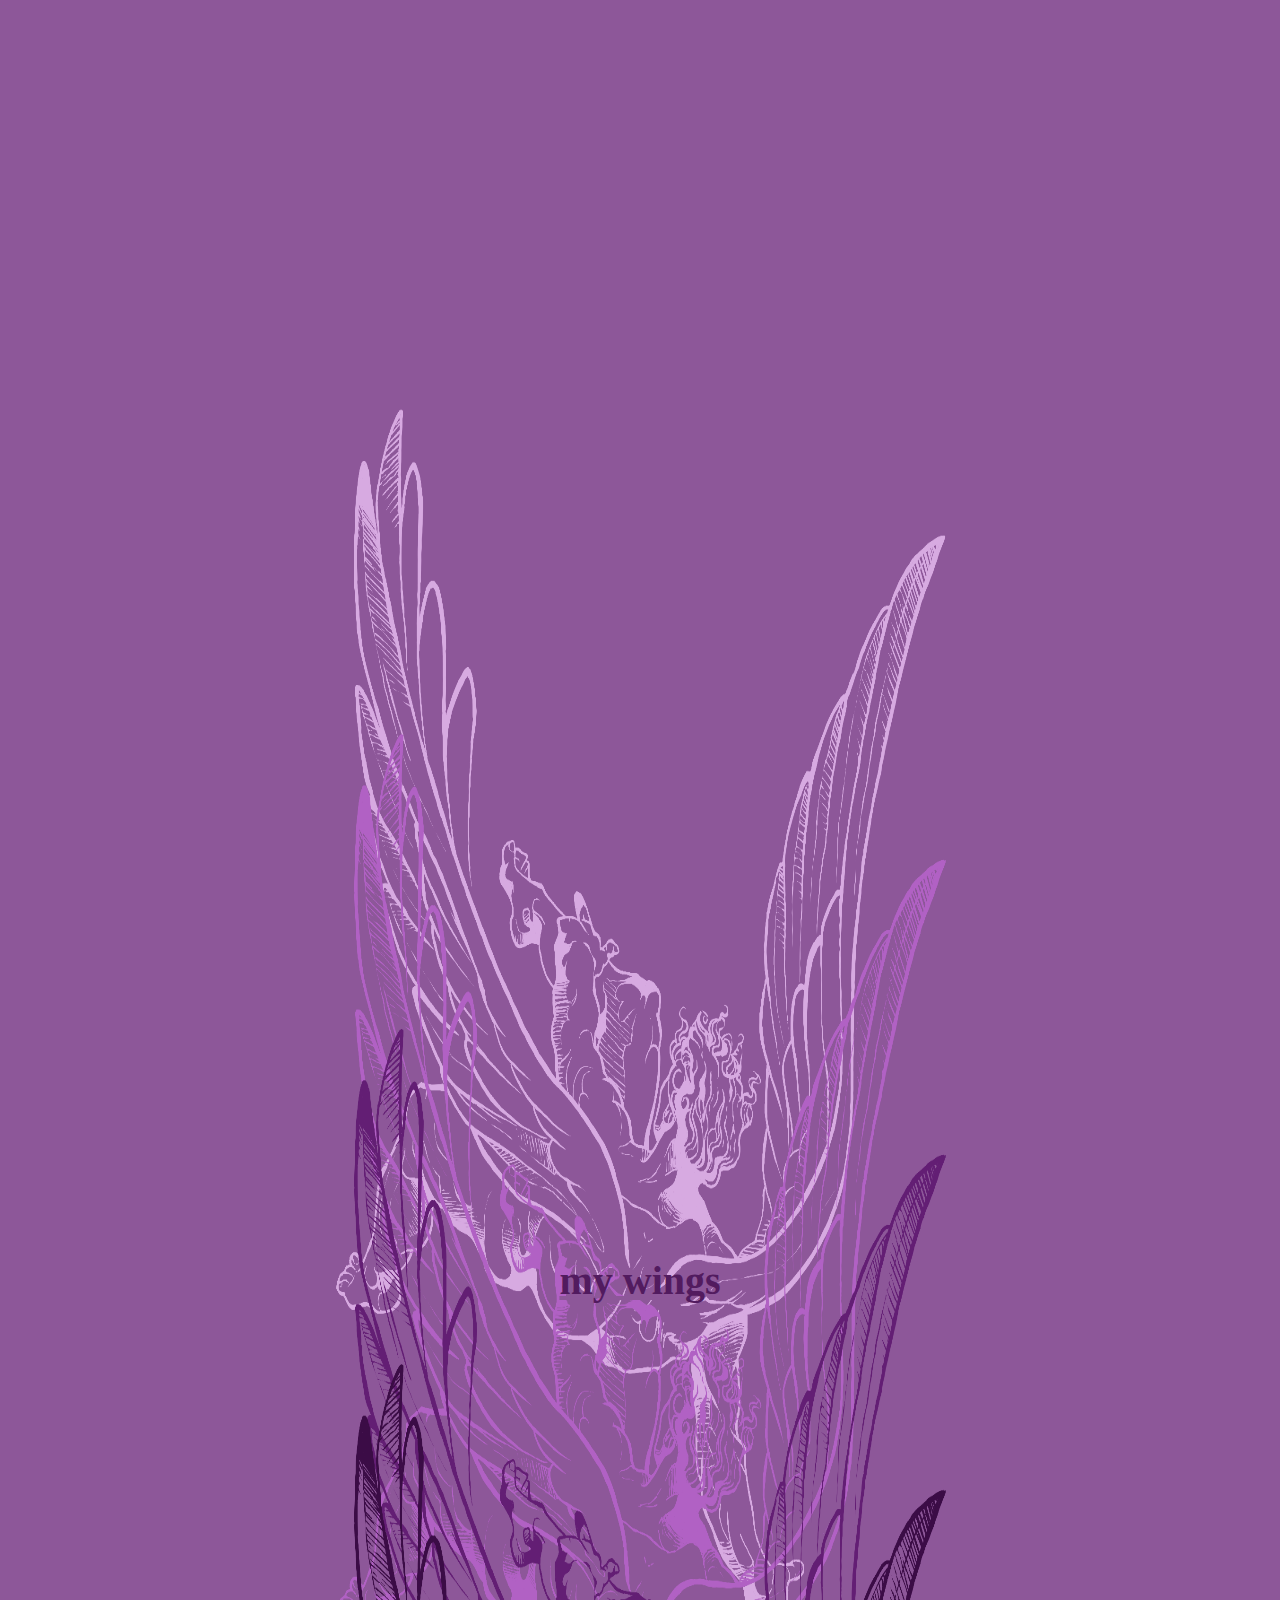
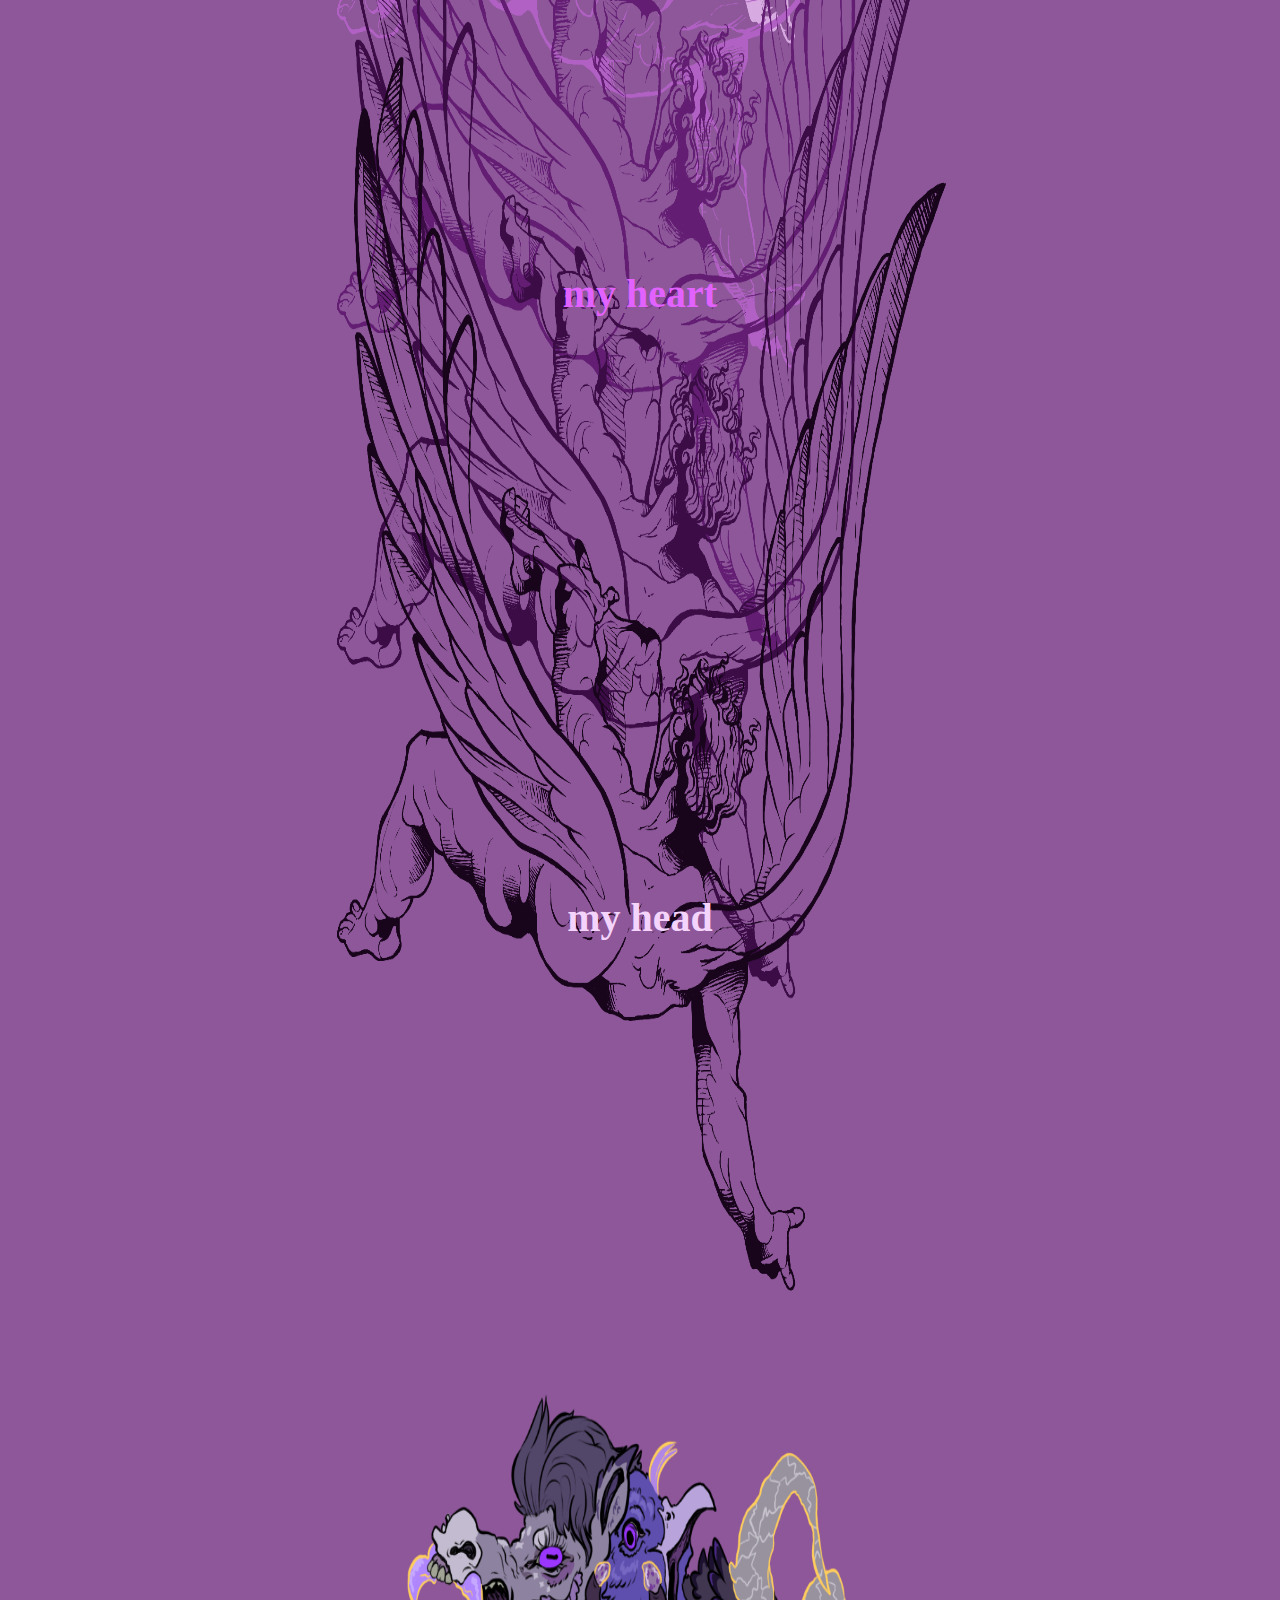
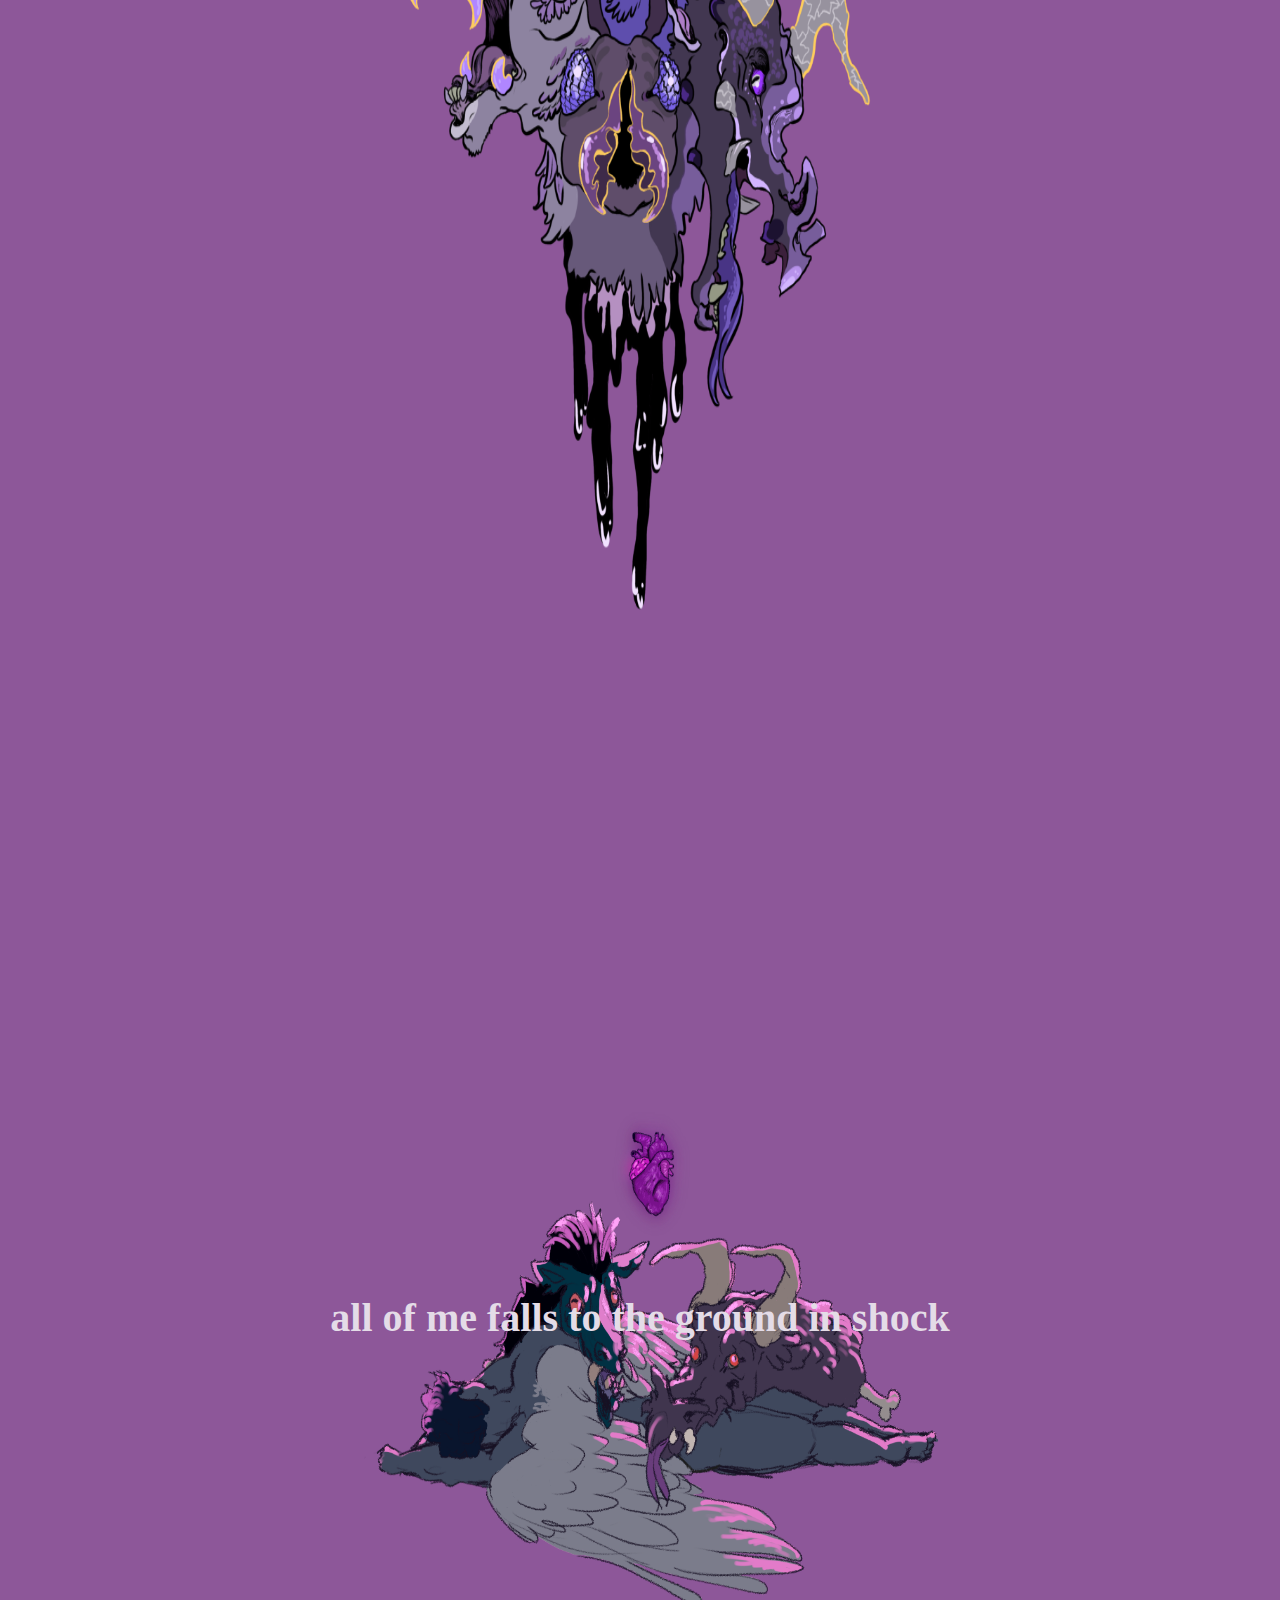
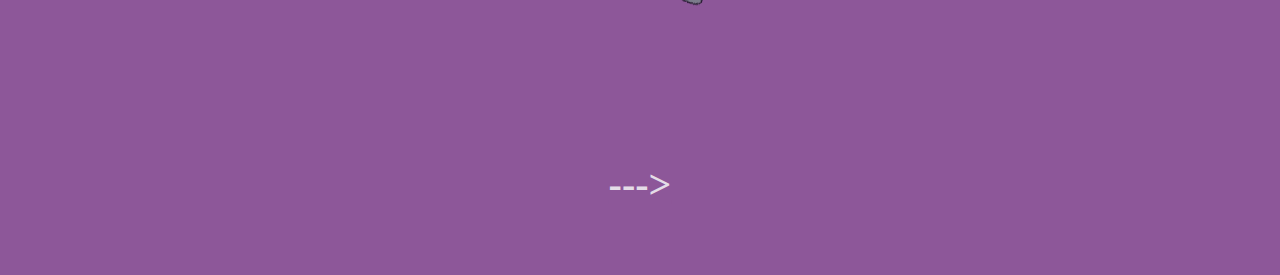
<file: index.html>
<!DOCTYPE html> 
<html lange = "en"> 

    <head> 
        <meta charset = "utf-8"/> 
        <meta name = "viewport" content = "width = device - width, initial - scale = 1.0"><!--size of page?-->
        <title>Project3</title>
        <link href="style.css" rel = "stylesheet">
        
    </head>
    <body>

    <a href ="kylie.html"><h1>my wings</h1></a>
    <a href= "anaya.html"><h2>my heart</h2></a>
    <a href= "dom.html"><h3>my head</h3></a>
    <h4>all of me falls to the ground in shock</h4>
    <img src ="icarusw.png" width="350" height="2500" class="icw"/>
    <img src ="Heads.png" width="10000" height="1000" class="icw"/>
    <div id="image1">
        <img src ="Ground_Update.png" width="350" height="1000" class="icw"/>
    </div>
    <div id = "Next Line">
        <a href = "groupsgithublinkhere" target = "_blank"> <h5>---></h5></a>
        </body>
    </html>
</file>
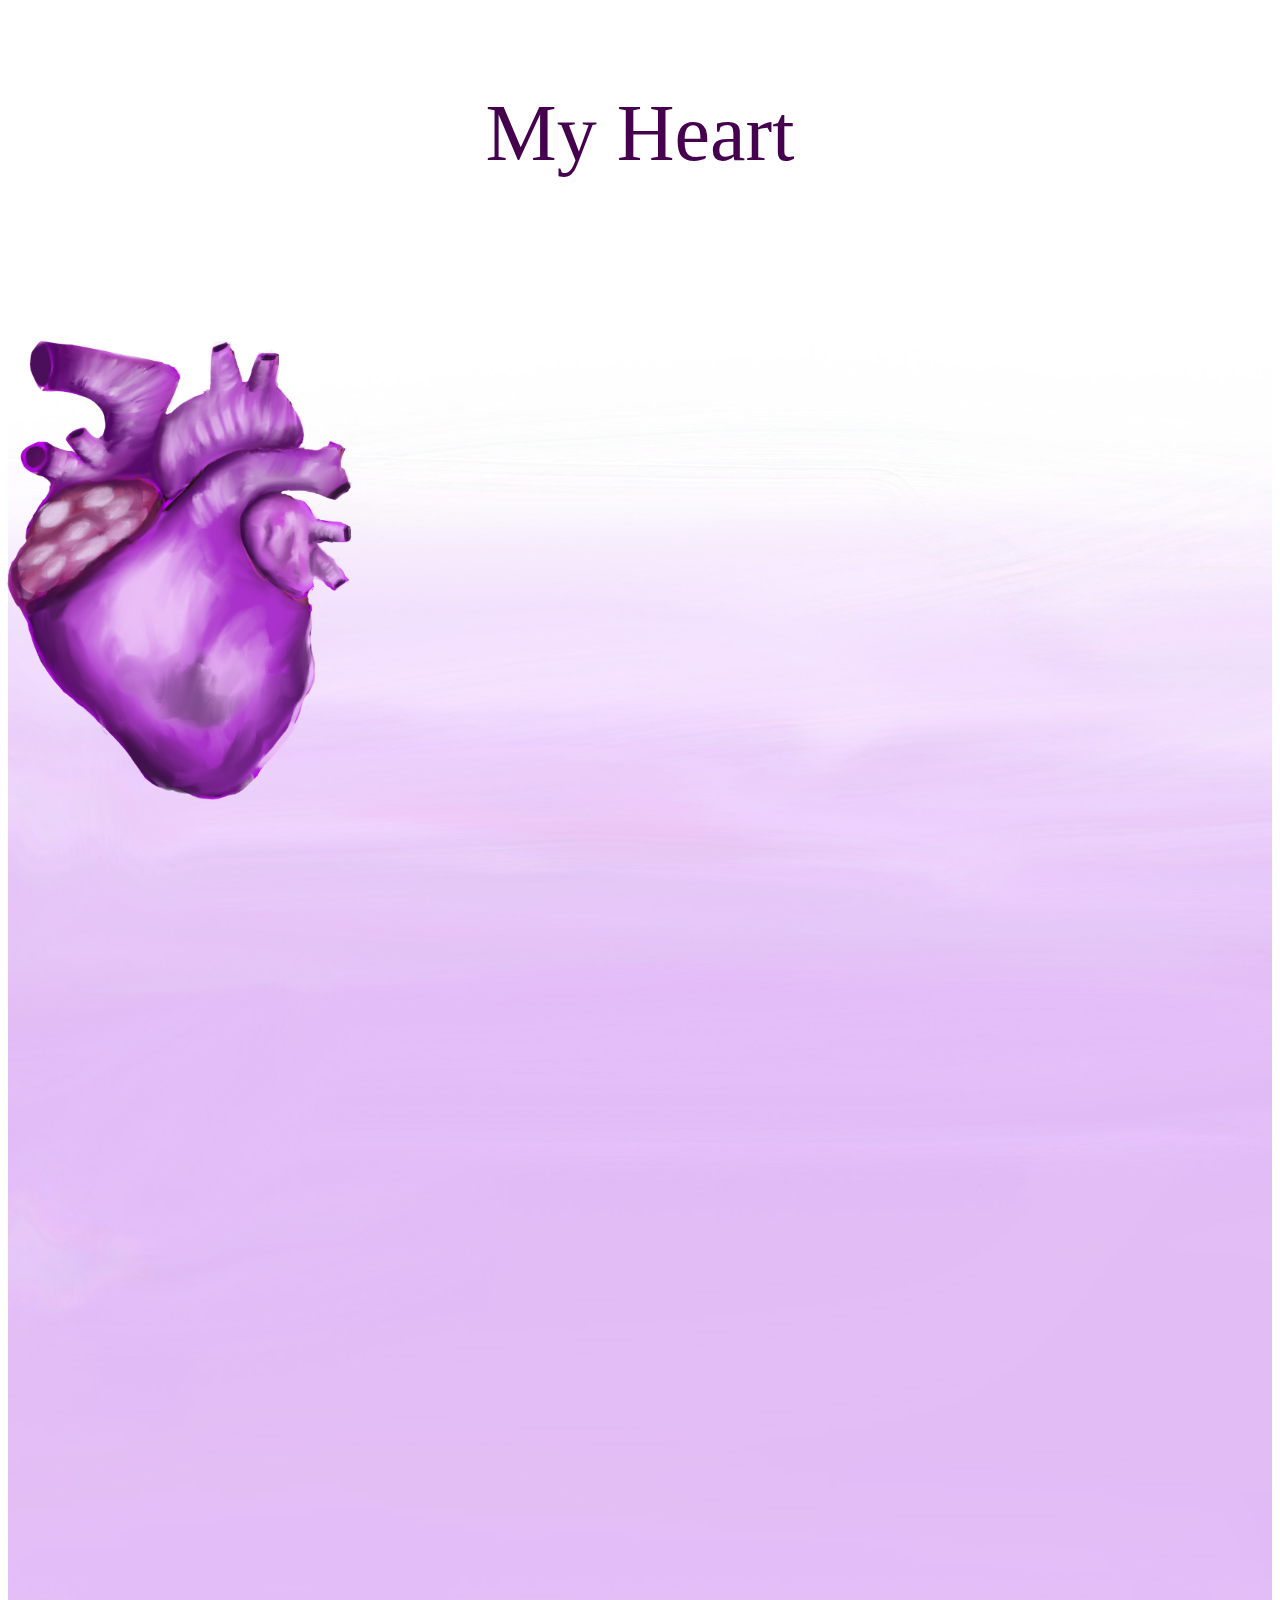
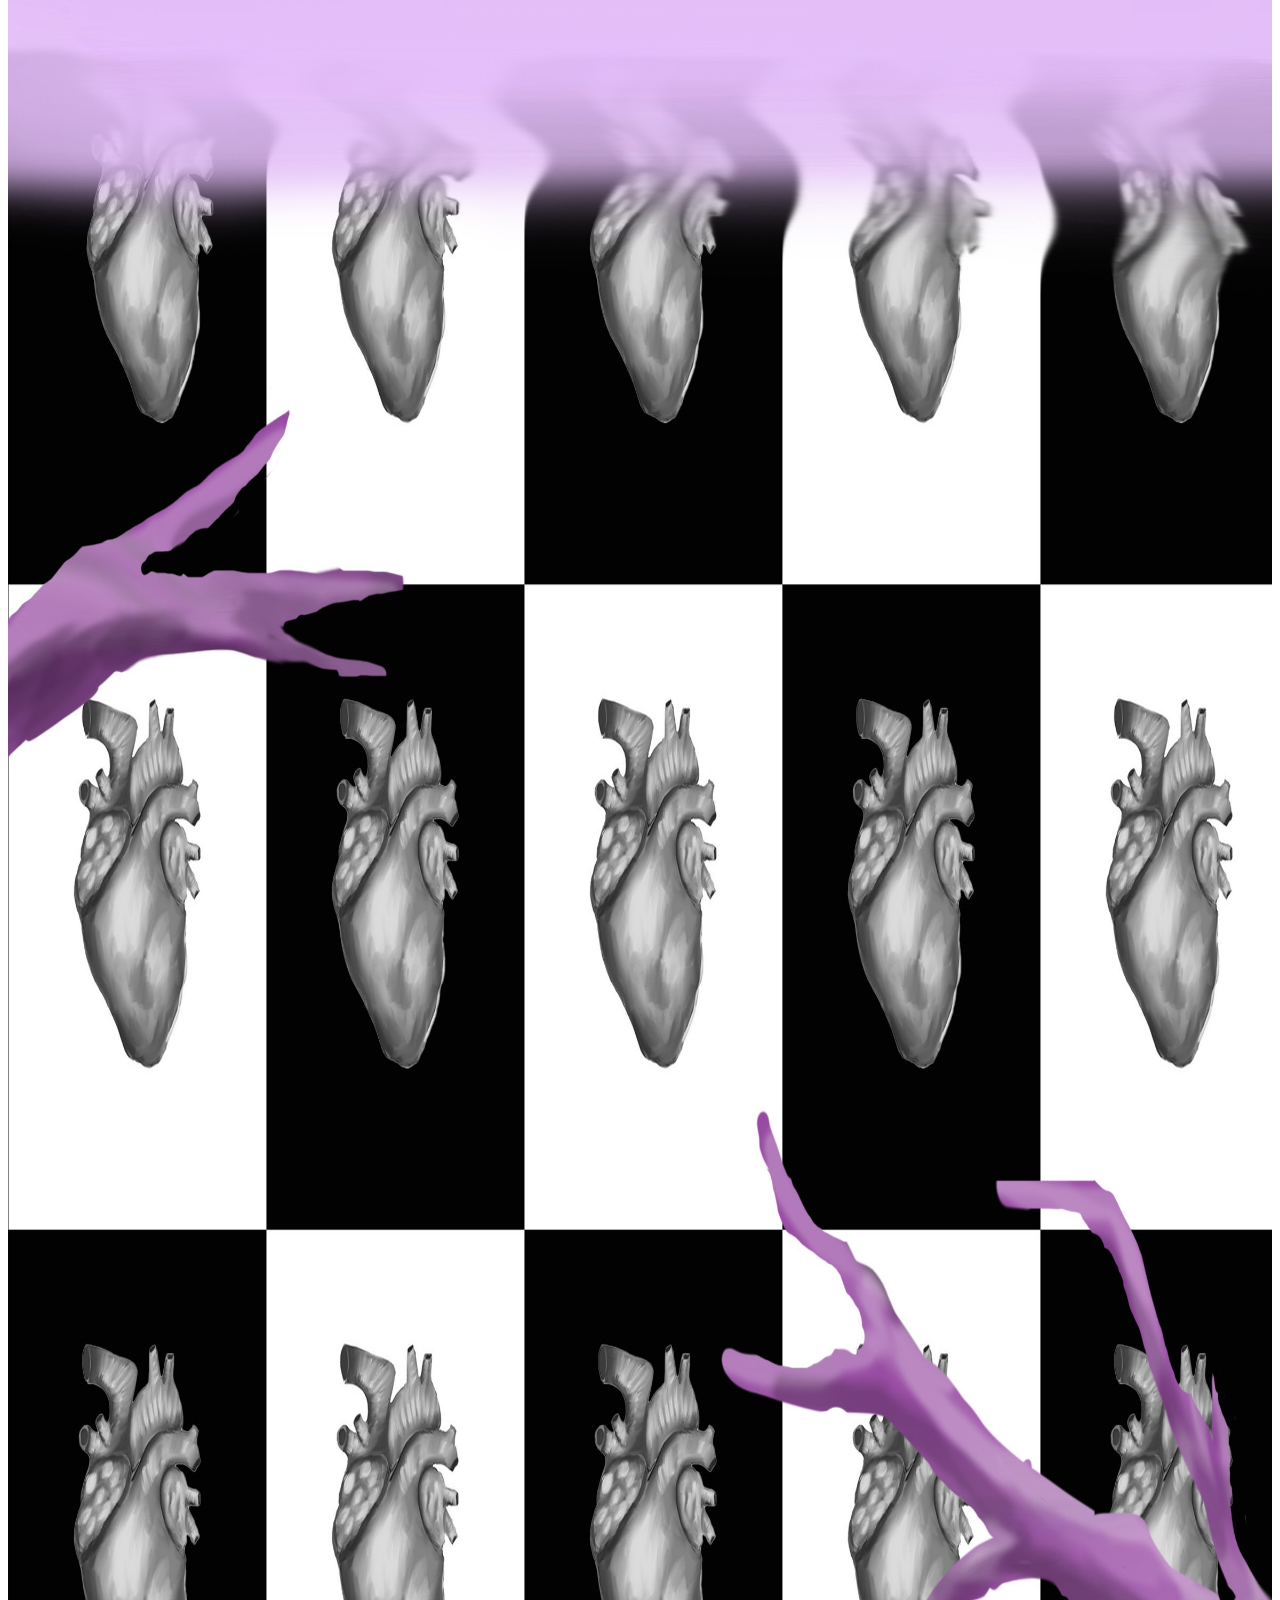
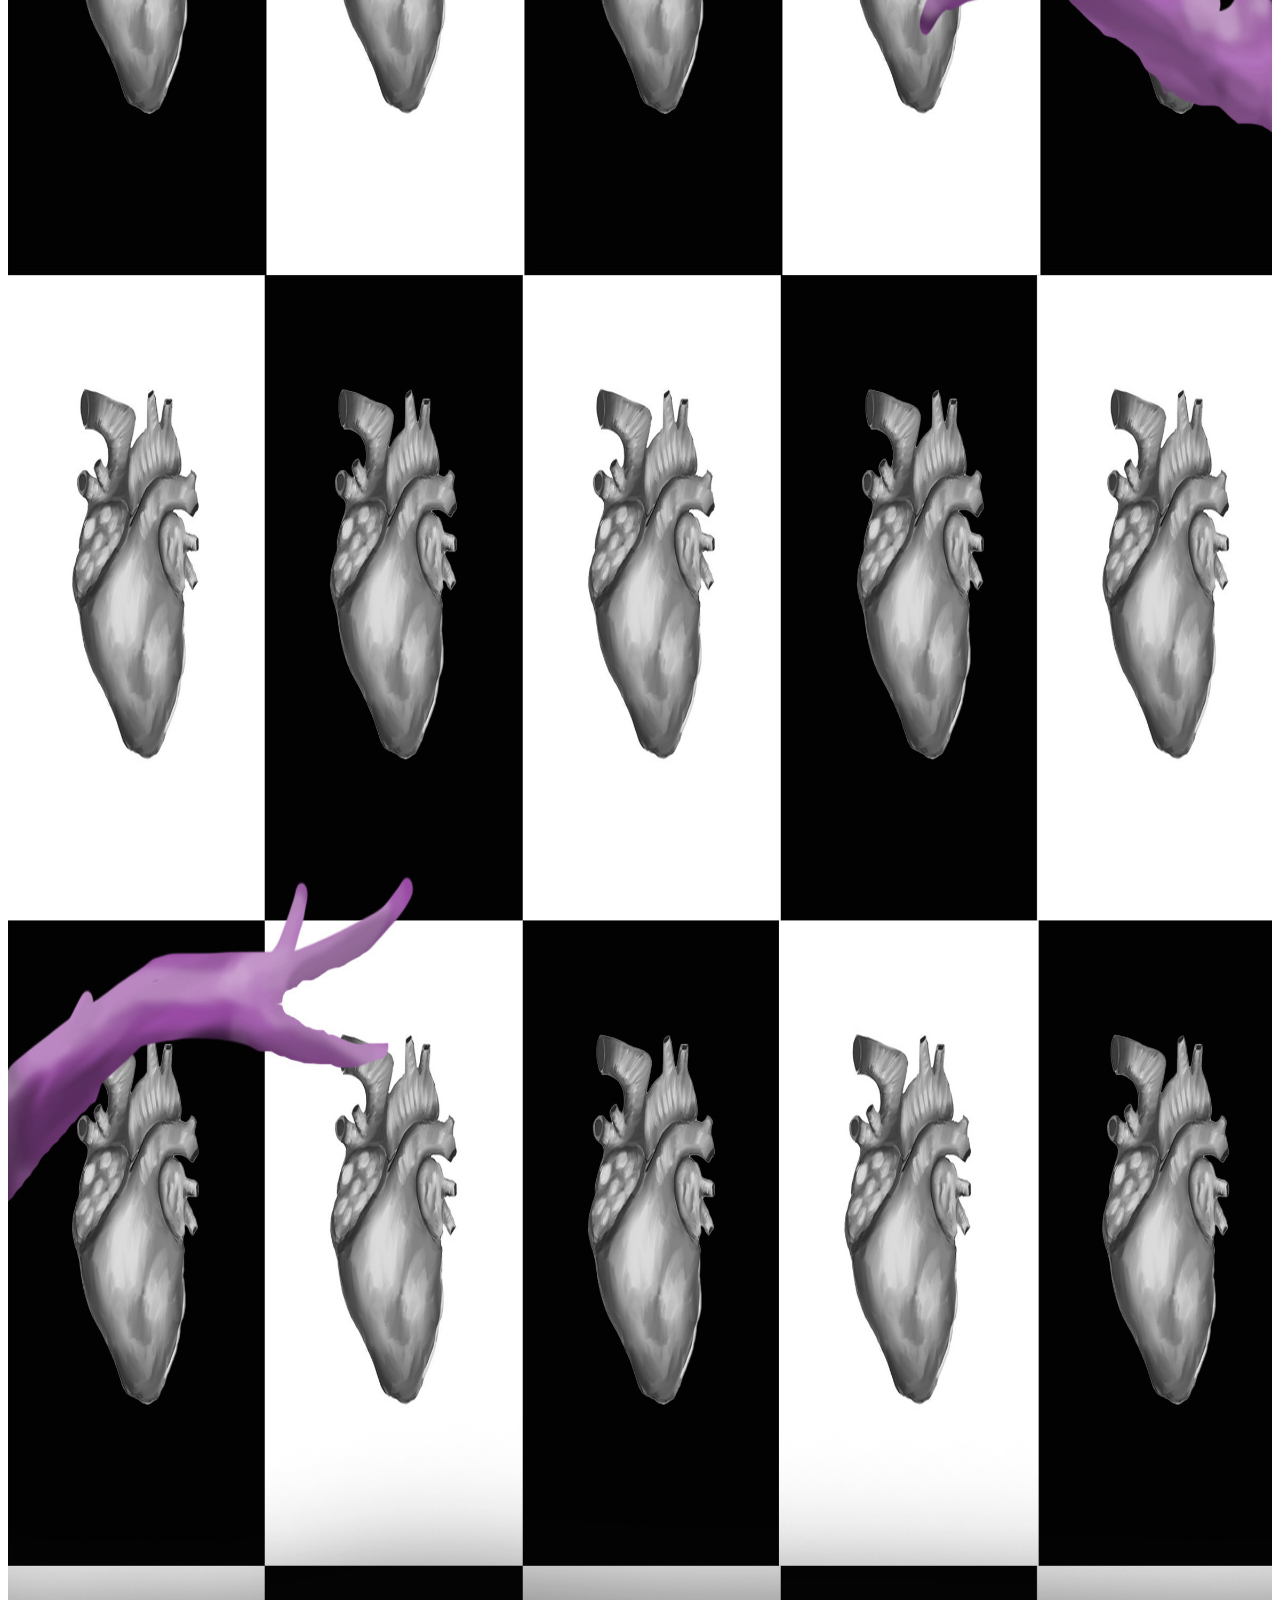
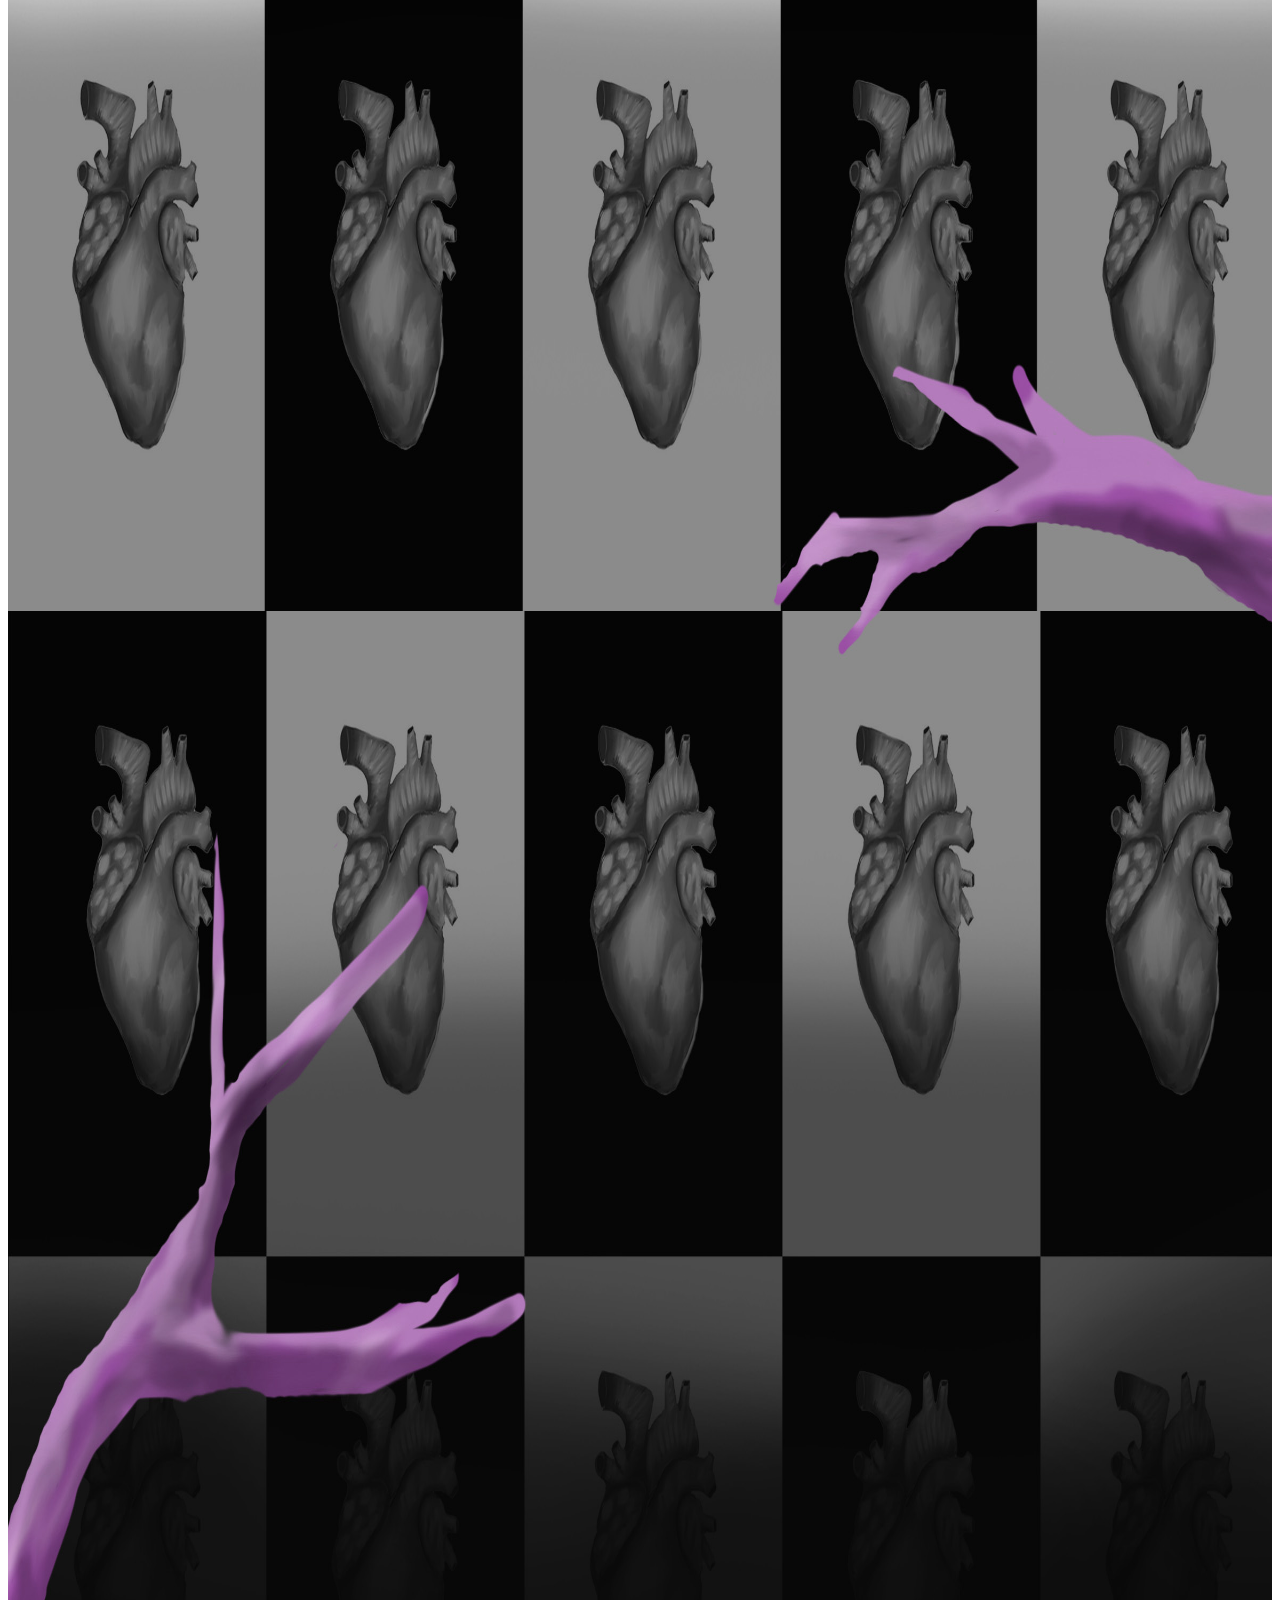
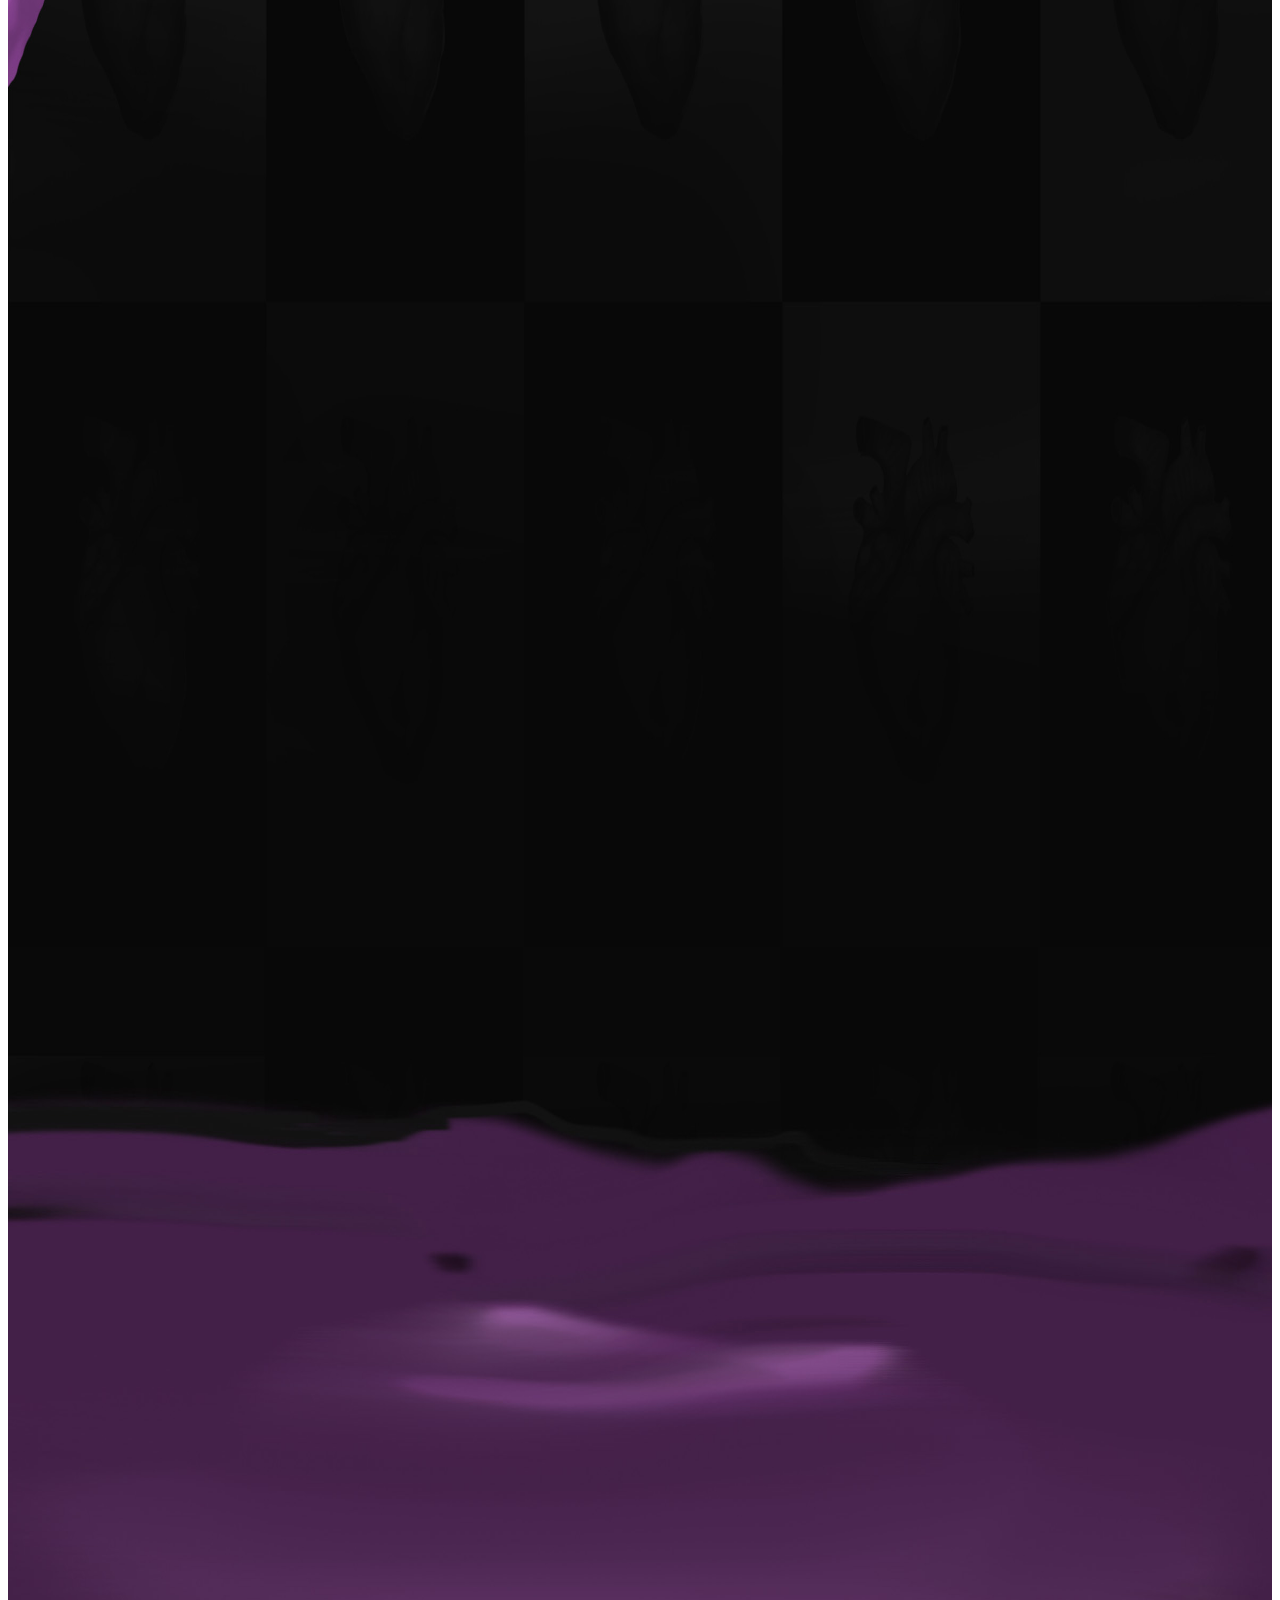
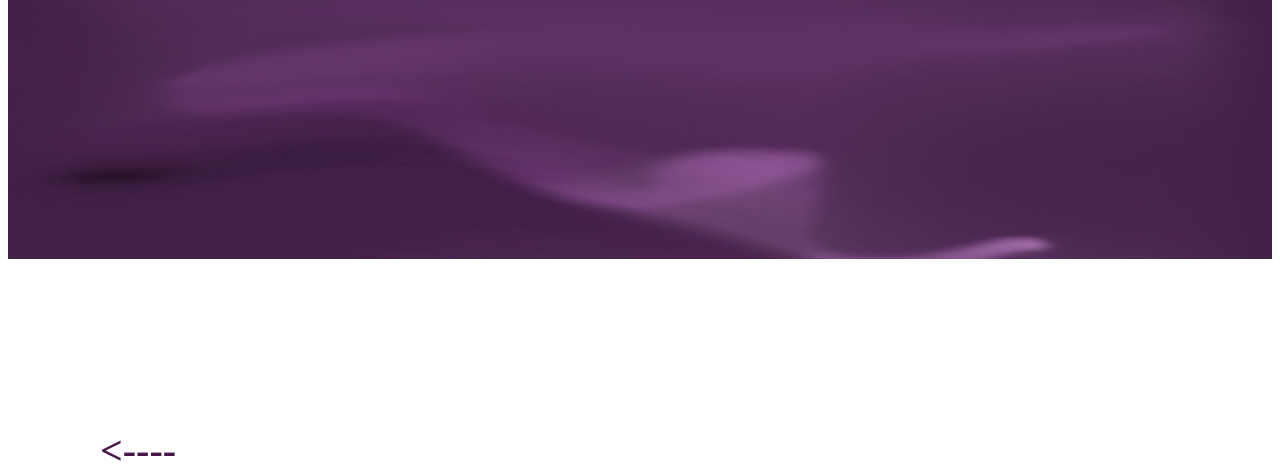
<file: anaya.html>
<!DOCTYPE html>
<html lang="en">
<html>
<head>
 <meta charset="utf-8"/>
 <meta name = "viewport" content = "width=device-width, intial-scale = 1.0">
 <title>My Heart</title>
 <link href="anaya.css" rel="stylesheet">
</head> 
  
<!---this is a comment--> 
<body>
  
  <p> My Heart</p>
  
    <div id="image2">
      <img src ="heart.png" width = "700" height="800"/>
      </div>
      <div id="image3">
        <img src ="remastered.jpg" width = "2400" height="8000"/>
        </div>
      <a href = "index.html"><h1> <---- </h1></a>
</html>
</file>
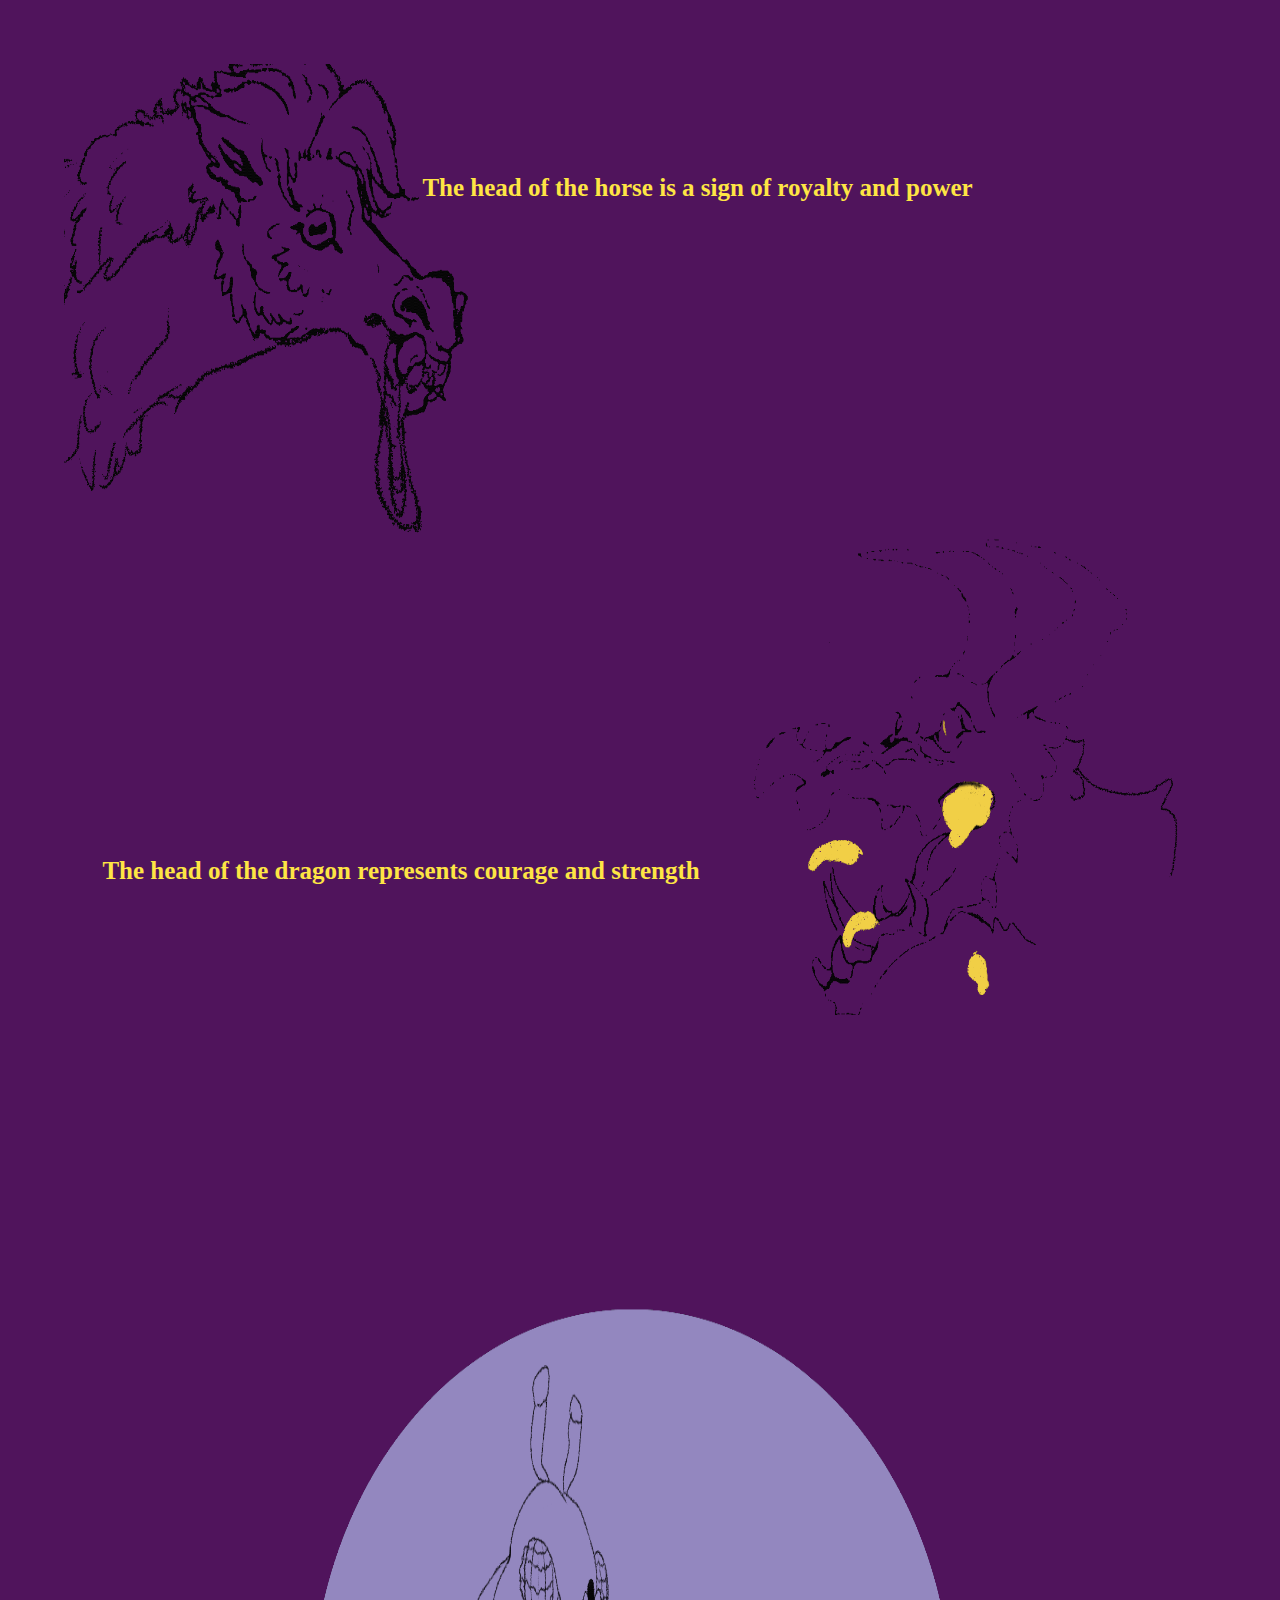
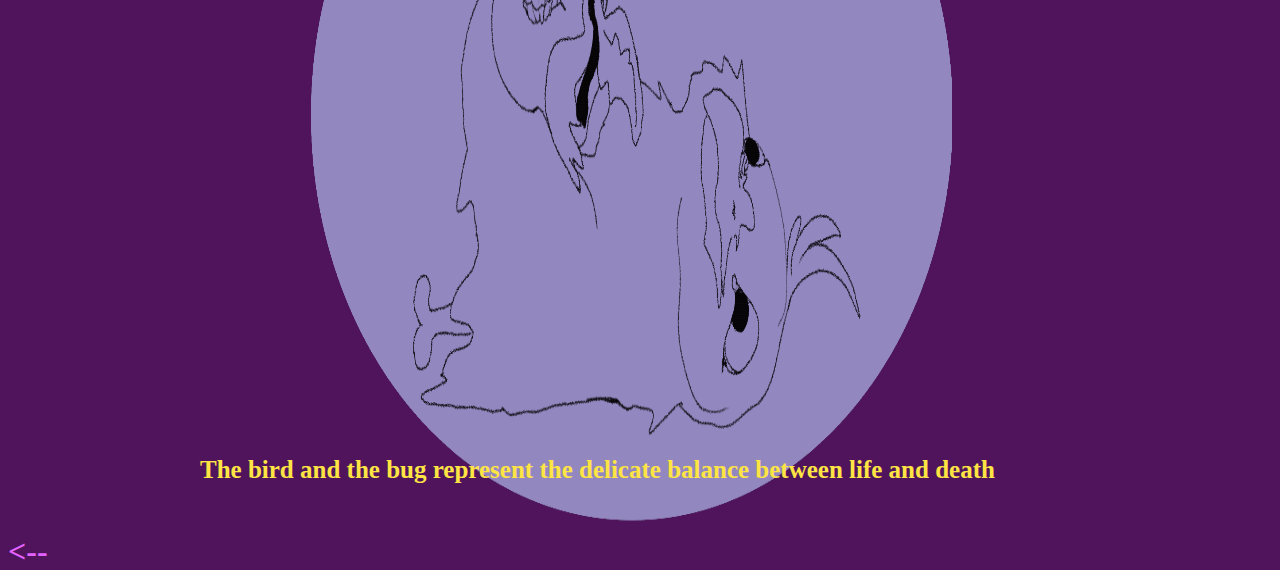
<file: dom.html>
<!DOCTYPE html> 
<html lange = "en"> 

    <head> 
        <meta charset = "utf-8"/> 
        <meta name = "viewport" content = "width = device - width, initial - scale = 1.0"><!--size of page?-->
        <title>Project3</title>
        <link href="dom.css" rel = "stylesheet">
        
    </head>
    <body>
        <h2>The head of the horse is a sign of royalty and power</h2>
        <h3>The head of the dragon represents courage and strength</h3>
        <h4>The bird and the bug represent the delicate balance between life and death</h4>
        <div id = "image1">
    <img src ="Pegasus.GIF" width="700" height="1200"/>
</div>
<div id = "image2">
    <img src ="Dragon.GIF" width="700" height="1200"/>
</div>
<div id = "image3">
    <img src = "BirdBug.gif" width="700" height="1000"/>
</div>
<a href = "index.html"><h1> <-- </h1></a>

    </body>
</html>
</file>
<file: style.css>
html,body{
    font-family:Cambria, Cochin, Georgia, Times, 'Times New Roman', serif;
background-color:rgb(141, 87, 153) ;

}

h1{
    position:relative;
    text-align:center;
    font-size: 40px;
    top:1230px;
    z-index:1;
    color:rgb(82, 27, 95);
}
h2{
font-size:40px;
text-align:center;
position:relative;
top:1763px;
color:rgb(226, 98, 255);
z-index:1;
}
h3{
    font-size:40px;
    text-align:center;
    position:relative;
    top:2300px;
    color:rgb(244, 211, 252);
    
    z-index:1;
    }
h4{
        font-size:40px;
        text-align:center;
        position:relative;
        top:4200px;
        color:rgb(228, 220, 231);
        
        z-index:1;
        }
 h5{
        font-size:40px;
        text-align:center;
        position:relative;
        top:0px;
        color:rgb(228, 220, 231);
        
        z-index:1;
        }
.icw{
display:block;
margin-left:auto;
margin-right:auto;
width:50%;
}
 a{
    color: rgb(141, 87, 153);
}
a:hover h1{
    color:rgb(239, 198, 245) !important; 
}
a:hover h2{
    color:rgb(103, 29, 122) !important; 
}
a:hover h3{
    color:rgb(34, 9, 39) !important; 
}
a:hover h5{
    color:rgb(34, 9, 39) !important; 
}
canvas{
    position:absolute;
    width:100vw;
    height:100vw;
}
</file>
<file: anaya.css>
html, body{ /* this is a comment*/
    font-family:fantasy;
    font-size:80px;
    text-align:center;
    color:rgb(69, 0, 78);
   /* background-color:rgb(193, 239, 171);*/
    
    background-size: cover;
    overflow:auto;
}
#image1 img{
overflow:auto;
z-index: 1 ;
}
#image2 img{
    text-align:center;
    position:fixed;
    right: 750px;
    top: 200px;
    z-index:1;
    opacity: 10;
    
}
#image3 img{
    overflow:auto;
     z-index: -1 ;
     width: 100vw;
     height:100 vh;
}
 h1{
        color:rgb(72, 21, 72);
        font-size: 40px;
        position: absolute;
        top:8400px;
        left:100px;
        z-index:1;
 }
</file>
<file: dom.css>
html,body{
    font-family:Cambria, Cochin, Georgia, Times, 'Times New Roman', serif;
background-color: rgb(80, 20, 92);

}

#image1 {
position:absolute;
left: 5vw;
top: 5vw;
width: 100vw;
height: 100vh;
z-index: 0;
}
#image3{
    position:absolute;
    left: 23vw;
    top: 90vw;
    width: 100vw;
    height: 100vh;
}
#image2 {
    position:absolute;
    left: 40vw;
    top: 10vw;
    width: 100vw;
    height: 100vh;

    }
    h1{
        color: rgb(226, 98, 255);
        position: absolute;
        top:165vw;
    }
    h2{
        color: rgb(254, 229, 68);
        position: absolute;
        top:12vw;
        left:33vw;
        font-size:25px;
    }
    h3{
        color: rgb(254, 229, 68);
        position: absolute;
        top:65vw;
        left:8vw;
        font-size:25px;
    }
    h4{
        color: rgb(254, 229, 68);
        position: absolute;
        top:158vw;
        left:200px;  
        font-size:25px;
        z-index:1; 
    }
    canvas{
        position:absolute;
        width:100vw;
        height:100vw;
    }
</file>
